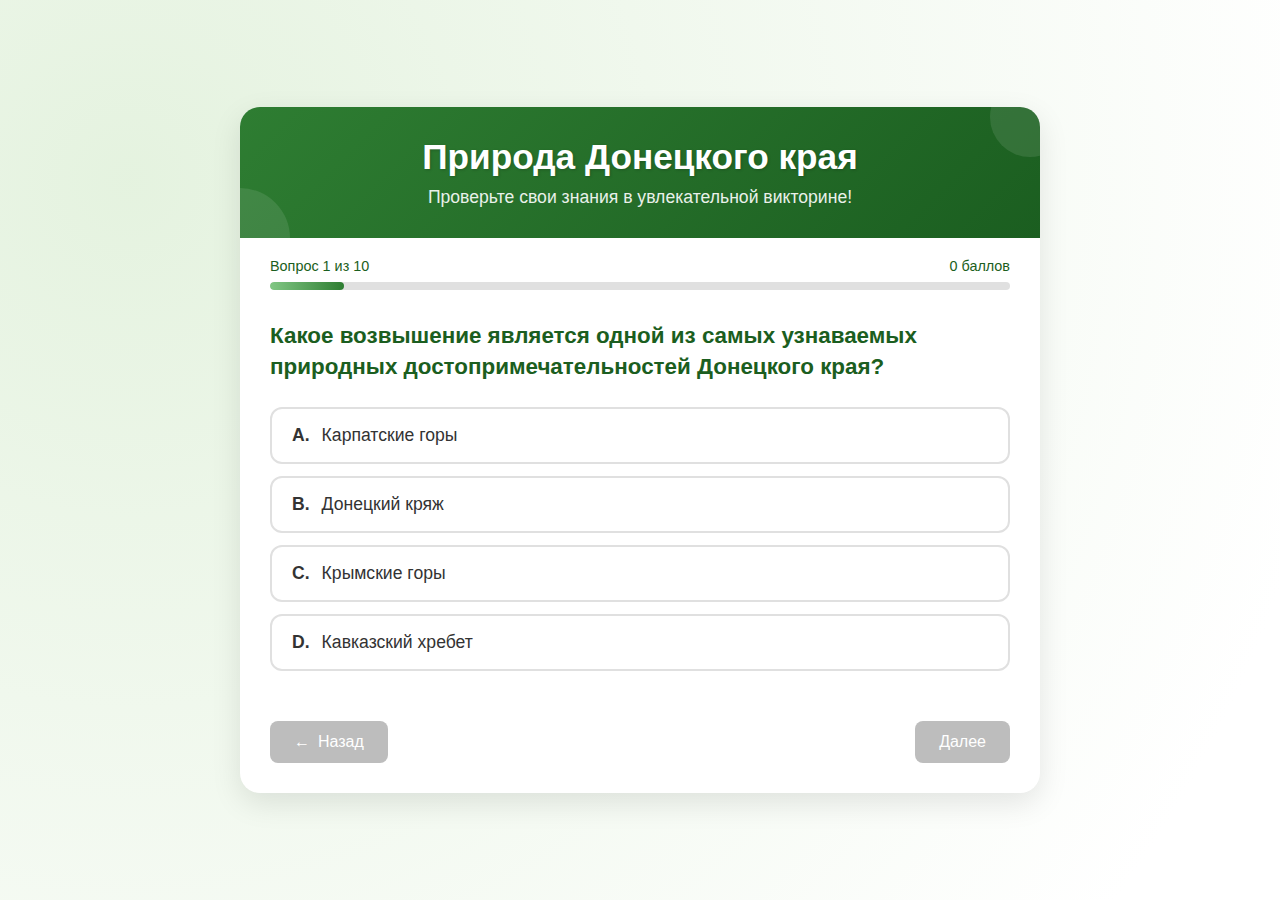
<file: quiz.html>
<!DOCTYPE html>
<html lang="ru">
<head>
    <meta charset="UTF-8">
    <meta name="viewport" content="width=device-width, initial-scale=1.0">
    <title>Интерактивная викторина о природе Донецкого края</title>
    <style>
        /* Глобальные стили */
        :root {
            --primary: #2e7d32;
            --primary-light: #81c784;
            --primary-dark: #1b5e20;
            --error: #c62828;
            --success: #388e3c;
            --text: #333;
            --bg: #f1f8e9;
            --card-bg: #ffffff;
        }
        
        * {
            box-sizing: border-box;
            margin: 0;
            padding: 0;
            font-family: 'Segoe UI', Tahoma, Geneva, Verdana, sans-serif;
        }
        
        body {
            background-color: var(--bg);
            color: var(--text);
            min-height: 100vh;
            display: flex;
            justify-content: center;
            align-items: center;
            padding: 20px;
            background-image: radial-gradient(circle at 10% 20%, rgba(200, 230, 201, 0.3) 0%, rgba(255, 255, 255, 1) 90%);
        }
        
        /* Анимации */
        @keyframes fadeIn {
            from { opacity: 0; transform: translateY(15px); }
            to { opacity: 1; transform: translateY(0); }
        }
        
        @keyframes pulse {
            0% { transform: scale(1); }
            50% { transform: scale(1.05); }
            100% { transform: scale(1); }
        }
        
        @keyframes bounce {
            0%, 100% { transform: translateY(0); }
            50% { transform: translateY(-5px); }
        }
        
        @keyframes confettiFall {
            0% { transform: translateY(-100px) rotate(0deg); opacity: 1; }
            100% { transform: translateY(100vh) rotate(360deg); opacity: 0; }
        }
        
        /* Основной контейнер */
        .quiz-container {
            max-width: 800px;
            width: 100%;
            background-color: var(--card-bg);
            border-radius: 20px;
            box-shadow: 0 10px 30px rgba(0, 0, 0, 0.1);
            overflow: hidden;
            animation: fadeIn 0.6s ease-out;
            position: relative;
        }
        
        /* Шапка викторины */
        .quiz-header {
            padding: 30px;
            background: linear-gradient(135deg, var(--primary), var(--primary-dark));
            color: white;
            text-align: center;
            position: relative;
            overflow: hidden;
        }
        
        .quiz-header::after {
            content: '';
            position: absolute;
            bottom: -50px;
            left: -50px;
            width: 100px;
            height: 100px;
            background-color: rgba(255, 255, 255, 0.1);
            border-radius: 50%;
        }
        
        .quiz-header::before {
            content: '';
            position: absolute;
            top: -30px;
            right: -30px;
            width: 80px;
            height: 80px;
            background-color: rgba(255, 255, 255, 0.1);
            border-radius: 50%;
        }
        
        .quiz-title {
            font-size: 2.2rem;
            margin-bottom: 10px;
            font-weight: 700;
            position: relative;
            z-index: 1;
            text-shadow: 1px 1px 3px rgba(0, 0, 0, 0.2);
        }
        
        .quiz-subtitle {
            font-size: 1.1rem;
            opacity: 0.9;
            position: relative;
            z-index: 1;
        }
        
        /* Прогресс бар */
        .progress-container {
            padding: 0 30px;
            margin-top: 20px;
        }
        
        .progress-info {
            display: flex;
            justify-content: space-between;
            margin-bottom: 8px;
            font-size: 0.9rem;
            color: var(--primary-dark);
        }
        
        .progress-bar {
            height: 8px;
            background-color: #e0e0e0;
            border-radius: 4px;
            overflow: hidden;
        }
        
        .progress {
            height: 100%;
            background: linear-gradient(90deg, var(--primary-light), var(--primary));
            width: 0%;
            border-radius: 4px;
            transition: width 0.5s cubic-bezier(0.65, 0, 0.35, 1);
        }
        
        /* Контейнер вопроса */
        .question-container {
            padding: 30px;
            animation: fadeIn 0.5s ease-out;
        }
        
        .question {
            font-size: 1.4rem;
            margin-bottom: 25px;
            font-weight: 600;
            color: var(--primary-dark);
            line-height: 1.4;
        }
        
        /* Варианты ответов */
        .options {
            display: grid;
            grid-template-columns: 1fr;
            gap: 12px;
        }
        
        .option {
            padding: 16px 20px;
            background-color: white;
            border: 2px solid #e0e0e0;
            border-radius: 12px;
            cursor: pointer;
            transition: all 0.3s ease;
            font-size: 1.1rem;
            position: relative;
            overflow: hidden;
            display: flex;
            align-items: center;
        }
        
        .option:hover {
            transform: translateY(-2px);
            box-shadow: 0 4px 10px rgba(0, 0, 0, 0.1);
            border-color: var(--primary-light);
        }
        
        .option:active {
            transform: translateY(0);
        }
        
        .option.selected {
            background-color: var(--primary-light);
            color: white;
            border-color: var(--primary);
        }
        
        .option.correct {
            background-color: var(--success);
            color: white;
            border-color: var(--success);
            animation: pulse 0.5s ease 2;
        }
        
        .option.incorrect {
            background-color: var(--error);
            color: white;
            border-color: var(--error);
        }
        
        .option-icon {
            margin-right: 12px;
            font-weight: bold;
        }
        
        /* Обратная связь */
        .feedback {
            margin-top: 20px;
            padding: 16px;
            border-radius: 12px;
            display: none;
            animation: fadeIn 0.5s ease-out;
            background-color: #f5f5f5;
            border-left: 4px solid var(--primary);
        }
        
        .feedback.correct {
            background-color: #e8f5e9;
            border-left-color: var(--success);
        }
        
        .feedback.incorrect {
            background-color: #ffebee;
            border-left-color: var(--error);
        }
        
        .feedback-title {
            font-weight: 600;
            margin-bottom: 8px;
            display: flex;
            align-items: center;
        }
        
        .feedback-title i {
            margin-right: 8px;
        }
        
        /* Управление */
        .controls {
            display: flex;
            justify-content: space-between;
            padding: 0 30px 30px;
            margin-top: 20px; /* Добавленный отступ сверху */
        }
        
        .quiz-btn {
            padding: 12px 24px;
            background-color: var(--primary);
            color: white;
            border: none;
            border-radius: 8px;
            cursor: pointer;
            font-size: 1rem;
            font-weight: 500;
            transition: all 0.3s ease;
            display: flex;
            align-items: center;
            justify-content: center;
        }
        
        .quiz-btn:hover {
            background-color: var(--primary-dark);
            transform: translateY(-2px);
            box-shadow: 0 4px 8px rgba(0, 0, 0, 0.1);
        }
        
        .quiz-btn:active {
            transform: translateY(0);
        }
        
        .quiz-btn:disabled {
            background-color: #bdbdbd;
            cursor: not-allowed;
            transform: none;
            box-shadow: none;
        }
        
        .quiz-btn i {
            margin-right: 8px;
        }
        
        /* Результаты */
        .result-container {
            padding: 30px;
            text-align: center;
            display: none;
            animation: fadeIn 0.6s ease-out;
        }
        
        .result-title {
            font-size: 1.8rem;
            margin-bottom: 20px;
            color: var(--primary-dark);
        }
        
        .result-score {
            font-size: 2.5rem;
            font-weight: 700;
            color: var(--primary);
            margin-bottom: 15px;
        }
        
        .result-message {
            font-size: 1.2rem;
            margin-bottom: 30px;
            line-height: 1.5;
        }
        
        .result-image {
            width: 150px;
            height: 150px;
            margin: 0 auto 25px;
            background-color: var(--primary-light);
            border-radius: 50%;
            display: flex;
            align-items: center;
            justify-content: center;
            color: white;
            font-size: 3rem;
            animation: bounce 1s infinite alternate;
        }
        
        /* Конфетти */
        .confetti {
            position: absolute;
            width: 12px;
            height: 12px;
            opacity: 0;
            z-index: 10;
            background-color: #f44336;
            animation: confettiFall 3s linear forwards;
        }
        
        /* Адаптивность */
        @media (max-width: 600px) {
            .quiz-title {
                font-size: 1.8rem;
            }
            
            .question {
                font-size: 1.2rem;
            }
            
            .option {
                padding: 14px 16px;
                font-size: 1rem;
            }
            
            .quiz-header, .question-container, .controls, .result-container {
                padding: 20px;
            }
        }
    </style>
</head>
<body>
    <div class="quiz-container">
        <div class="quiz-header">
            <h1 class="quiz-title">Природа Донецкого края</h1>
            <p class="quiz-subtitle">Проверьте свои знания в увлекательной викторине!</p>
        </div>
        
        <div class="progress-container">
            <div class="progress-info">
                <span id="question-counter">Вопрос 1 из 10</span>
                <span id="score-display">0 баллов</span>
            </div>
            <div class="progress-bar">
                <div class="progress" id="progress"></div>
            </div>
        </div>
        
        <div class="question-container" id="question-container">
            <!-- Вопросы будут загружаться здесь -->
        </div>
        
        <div class="controls">
            <button id="prev-btn" class="quiz-btn" disabled>
                <i>←</i> Назад
            </button>
            <button id="next-btn" class="quiz-btn">
                Далее <i>→</i>
            </button>
        </div>
        
        <div class="result-container" id="result-container">
            <div class="result-image">🎉</div>
            <h2 class="result-title">Викторина завершена!</h2>
            <div class="result-score" id="score">8 из 10</div>
            <p class="result-message" id="result-message">Отличный результат! Вы хорошо знаете природу родного края.</p>
            <button id="restart-btn" class="quiz-btn">
                <i>⟳</i> Пройти снова
            </button>
        </div>
    </div>

    <script>
        // Данные викторины
        const quizData = [
            {
                question: "Какое возвышение является одной из самых узнаваемых природных достопримечательностей Донецкого края?",
                options: ["Карпатские горы", "Донецкий кряж", "Крымские горы", "Кавказский хребет"],
                correct: 1,
                explanation: "Донецкий кряж — уникальное возвышение с редкими растениями и геологическими образованиями."
            },
            {
                question: "Какой цветок, произрастающий в Донецком крае, занесен в Красную книгу?",
                options: ["Ромашка обыкновенная", "Тюльпан Шренка", "Подсолнечник", "Фиалка душистая"],
                correct: 1,
                explanation: "Тюльпан Шренка — редкий степной цветок, находящийся под охраной."
            },
            {
                question: "Чем славятся соляные озёра Донецкого края?",
                options: ["Лечебными свойствами", "Высокой температурой воды", "Большой глубиной", "Морской рыбой"],
                correct: 0,
                explanation: "Соляные озёра известны своими целебными грязями и минеральной водой."
            },
            {
                question: "Сколько примерно видов птиц обитает в Донецком крае?",
                options: ["Менее 50", "Около 100", "Более 300", "Около 500"],
                correct: 2,
                explanation: "В регионе зафиксировано более 300 видов птиц, включая редких мигрирующих."
            },
            {
                question: "Какое животное, обитающее в степях Донбасса, упоминается в материалах проекта?",
                options: ["Лось", "Степной сурок", "Медведь", "Волк"],
                correct: 1,
                explanation: "Степной сурок — типичный обитатель донецких степей."
            },
            {
                question: "Какие основные типы ландшафта характерны для Донецкого края?",
                options: ["Горы и долины", "Степи и смешанные леса", "Пустыни и полупустыни", "Болота и тундры"],
                correct: 1,
                explanation: "Для региона характерны степные ландшафты с участками смешанных лесов."
            },
            {
                question: "Какая из перечисленных рек НЕ относится к основным рекам Донецкого края?",
                options: ["Северский Донец", "Кальмиус", "Миус", "Днепр"],
                correct: 3,
                explanation: "Днепр протекает значительно западнее и не относится к Донецкому краю."
            },
            {
                question: "Какие леса преобладают в Донецком крае?",
                options: ["Хвойные", "Смешанные", "Тропические", "Мангровые"],
                correct: 1,
                explanation: "Смешанные леса с преобладанием дуба, сосны и березы."
            },
            {
                question: "Какое растение из степей Донбасса занесено в Красную книгу?",
                options: ["Ковыль украинский", "Лопух большой", "Крапива двудомная", "Одуванчик лекарственный"],
                correct: 0,
                explanation: "Ковыль украинский — редкое степное растение, находящееся под угрозой исчезновения."
            },
            {
                question: "Чем весной особенно привлекательны степи Донбасса?",
                options: ["Пением птиц", "Цветением тюльпанов и крокусов", "Миграцией животных", "Высокой травой"],
                correct: 1,
                explanation: "Весной степи покрываются ковром из цветущих тюльпанов и крокусов."
            }
        ];

        // Элементы DOM
        const questionContainer = document.getElementById('question-container');
        const progressBar = document.getElementById('progress');
        const questionCounter = document.getElementById('question-counter');
        const scoreDisplay = document.getElementById('score-display');
        const prevBtn = document.getElementById('prev-btn');
        const nextBtn = document.getElementById('next-btn');
        const resultContainer = document.getElementById('result-container');
        const scoreElement = document.getElementById('score');
        const resultMessage = document.getElementById('result-message');
        const restartBtn = document.getElementById('restart-btn');

        // Переменные состояния
        let currentQuestion = 0;
        let score = 0;
        let userAnswers = Array(quizData.length).fill(null);
        let answeredQuestions = 0;

        // Инициализация викторины
        function initQuiz() {
            currentQuestion = 0;
            score = 0;
            userAnswers = Array(quizData.length).fill(null);
            answeredQuestions = 0;
            
            resultContainer.style.display = 'none';
            questionContainer.style.display = 'block';
            updateProgress();
            loadQuestion();
        }

        // Загрузка вопроса
        function loadQuestion() {
            const question = quizData[currentQuestion];
            
            // Обновляем счетчик вопросов
            questionCounter.textContent = `Вопрос ${currentQuestion + 1} из ${quizData.length}`;
            scoreDisplay.textContent = `${score} баллов`;
            
            // Создаем HTML для вопроса
            let optionsHTML = '';
            question.options.forEach((option, index) => {
                let optionClass = 'option';
                if (userAnswers[currentQuestion] !== null) {
                    if (index === question.correct) {
                        optionClass += ' correct';
                    } else if (index === userAnswers[currentQuestion] && index !== question.correct) {
                        optionClass += ' incorrect';
                    }
                }
                if (index === userAnswers[currentQuestion]) {
                    optionClass += ' selected';
                }
                
                optionsHTML += `
                    <div class="${optionClass}" onclick="selectOption(${index})">
                        <span class="option-icon">${String.fromCharCode(65 + index)}.</span>
                        ${option}
                    </div>
                `;
            });
            
            // Вставляем вопрос в контейнер
            questionContainer.innerHTML = `
                <div class="question">${question.question}</div>
                <div class="options">${optionsHTML}</div>
                ${userAnswers[currentQuestion] !== null ? `
                    <div class="feedback ${userAnswers[currentQuestion] === question.correct ? 'correct' : 'incorrect'}">
                        <div class="feedback-title">
                            ${userAnswers[currentQuestion] === question.correct ? '✓ Правильно!' : '✗ Неправильно!'}
                        </div>
                        <p>${question.explanation}</p>
                    </div>
                ` : ''}
            `;
            
            // Обновляем кнопки
            updateButtons();
        }

        // Выбор варианта ответа
        function selectOption(optionIndex) {
            if (userAnswers[currentQuestion] !== null) return;
            
            const question = quizData[currentQuestion];
            userAnswers[currentQuestion] = optionIndex;
            
            if (optionIndex === question.correct) {
                score++;
                createConfetti();
            }
            
            answeredQuestions++;
            updateProgress();
            loadQuestion();
        }

        // Создание эффекта конфетти
        function createConfetti() {
            for (let i = 0; i < 15; i++) { // Уменьшено с 50 до 15
                const confetti = document.createElement('div');
                confetti.className = 'confetti';
                confetti.style.left = `${Math.random() * 100}%`;
                confetti.style.top = '0';
                confetti.style.backgroundColor = `hsl(${Math.random() * 360}, 100%, 50%)`;
                confetti.style.animationDuration = `${1 + Math.random() * 2}s`; // Уменьшено время
                confetti.style.animationDelay = `${Math.random() * 0.5}s`;
                document.querySelector('.quiz-container').appendChild(confetti);
                
                setTimeout(() => {
                    confetti.remove();
                }, 3000); // Уменьшено время жизни
            }
        }

        // Обновление прогресса
        function updateProgress() {
            const progressPercent = ((currentQuestion + 1) / quizData.length) * 100;
            progressBar.style.width = `${progressPercent}%`;
        }

        // Обновление кнопок навигации
        function updateButtons() {
            prevBtn.disabled = currentQuestion === 0;
            nextBtn.textContent = currentQuestion === quizData.length - 1 ? 'Завершить' : 'Далее';
            nextBtn.disabled = userAnswers[currentQuestion] === null;
        }

        // Показ результатов
        function showResults() {
            questionContainer.style.display = 'none';
            resultContainer.style.display = 'block';
            
            scoreElement.textContent = `${score} из ${quizData.length}`;
            
            let message = '';
            const percentage = (score / quizData.length) * 100;
            
            if (percentage >= 80) {
                message = 'Превосходно! Вы настоящий эксперт природы Донецкого края!';
            } else if (percentage >= 60) {
                message = 'Хороший результат! Вы хорошо знаете природу родного края.';
            } else if (percentage >= 40) {
                message = 'Неплохо! В нашей энциклопедии вы найдете много интересного!';
            } else {
                message = 'Попробуйте изучить материалы энциклопедии и пройти викторину снова!';
            }
            
            resultMessage.textContent = message;
            
            // Уменьшено количество конфетти в конце
            for (let i = 0; i < 30; i++) { // Было 100
                setTimeout(() => {
                    createConfetti();
                }, i * 100); // Увеличен интервал
            }
        }

        // Переход к следующему вопросу
        function nextQuestion() {
            if (currentQuestion < quizData.length - 1) {
                currentQuestion++;
                loadQuestion();
            } else {
                showResults();
            }
        }

        // Возврат к предыдущему вопросу
        function prevQuestion() {
            if (currentQuestion > 0) {
                currentQuestion--;
                loadQuestion();
            }
        }

        // Обработчики событий
        nextBtn.addEventListener('click', nextQuestion);
        prevBtn.addEventListener('click', prevQuestion);
        restartBtn.addEventListener('click', initQuiz);

        // Делаем функции доступными глобально для обработки кликов в HTML
        window.selectOption = selectOption;

        // Запускаем викторину
        initQuiz();
    </script>
</body>
</html>
</file>
